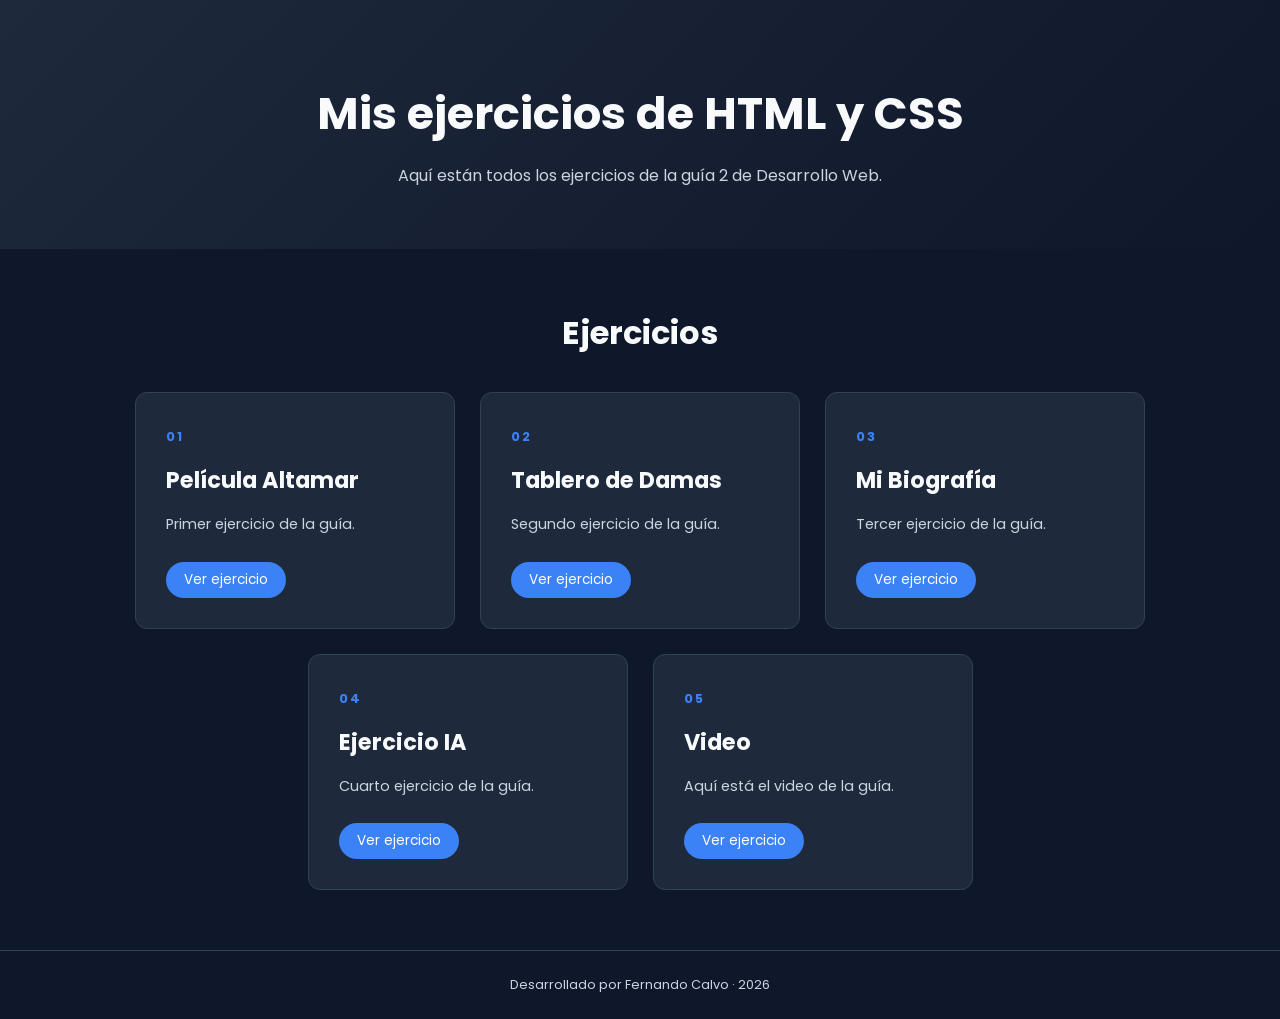
<file: index.html>
<!DOCTYPE html>
<html lang="es">

<head>
    <meta charset="UTF-8">
    <meta name="viewport" content="width=device-width, initial-scale=1.0">

    <title>Mis ejercicios de HTML y CSS</title>

    <!-- Fuente -->
    <link rel="preconnect" href="https://fonts.googleapis.com">
    <link rel="preconnect" href="https://fonts.gstatic.com" crossorigin>
    <link href="https://fonts.googleapis.com/css2?family=Poppins:wght@300;400;600;700&display=swap"
          rel="stylesheet">

    <style>

        :root {
            --fondo: #0f172a;
            --superficie: #1e293b;
            --superficie-hover: #263449;
            --azul: #3b82f6;
            --texto: #f8fafc;
            --texto-secundario: #cbd5e1;
        }

        * {
            box-sizing: border-box;
            margin: 0;
            padding: 0;
        }

        body {
            background-color: var(--fondo);
            color: var(--texto);
            font-family: "Poppins", sans-serif;
        }

        /* Encabezado */

        header {
            text-align: center;
            padding: 80px 20px 60px;
            background: linear-gradient(
                135deg,
                #1e293b,
                #0f172a
            );
        }

        header h1 {
            font-size: 2.8rem;
            margin-bottom: 15px;
        }

        header p {
            max-width: 700px;
            margin: 0 auto;
            color: var(--texto-secundario);
            line-height: 1.7;
        }

        /* Contenido */

        main {
            width: 90%;
            max-width: 1100px;
            margin: 0 auto;
        }

        .ejercicios {
            padding: 60px 0;
        }

        .ejercicios h2 {
            text-align: center;
            font-size: 2rem;
            margin-bottom: 35px;
        }

        /* Tarjetas */

        .contenedor {
            display: flex;
            gap: 25px;
            flex-wrap: wrap;
            justify-content: center;
        }

        .tarjeta {
            position: relative;
            background-color: var(--superficie);
            width: 320px;
            padding: 30px;
            border-radius: 12px;
            border: 1px solid #334155;
            transition: 0.3s;
        }

        .tarjeta:hover {
            transform: translateY(-8px);
            background-color: var(--superficie-hover);
            border-color: var(--azul);
        }

        .numero {
            color: var(--azul);
            font-size: 0.8rem;
            font-weight: bold;
            letter-spacing: 2px;
        }

        .tarjeta h3 {
            font-size: 1.4rem;
            margin: 15px 0;
        }

        .tarjeta p {
            color: var(--texto-secundario);
            line-height: 1.7;
            font-size: 0.9rem;
            margin-bottom: 25px;
        }

        /* Botones */

        .tarjeta a {
            display: inline-block;
            color: white;
            background-color: var(--azul);
            padding: 8px 18px;
            border-radius: 20px;
            text-decoration: none;
            font-size: 0.85rem;
        }

        .tarjeta a:hover {
            background-color: #2563eb;
        }

        /* Footer */

        footer {
            text-align: center;
            padding: 25px;
            border-top: 1px solid #334155;
            color: var(--texto-secundario);
            font-size: 0.8rem;
        }

    </style>
</head>

<body>

    <header>

        <h1>Mis ejercicios de HTML y CSS</h1>

        <p>
            Aquí están todos los ejercicios de la guía 2 de Desarrollo Web.
        </p>

    </header>


    <main>

        <section class="ejercicios">

            <h2>Ejercicios</h2>

            <div class="contenedor">


                <!-- EJERCICIO 1 -->

                <article class="tarjeta">

                    <span class="numero">01</span>

                    <h3>Película Altamar</h3>

                    <p>
                        Primer ejercicio de la guía.
                    </p>

                    <a href="./Ejercicio 1/pelicula.html">
                        Ver ejercicio
                    </a>

                </article>


                <!-- EJERCICIO 2 -->

                <article class="tarjeta">

                    <span class="numero">02</span>

                    <h3>Tablero de Damas</h3>

                    <p>
                        Segundo ejercicio de la guía.
                    </p>

                    <a href="./Ejercicio 2/tablero.html">
                        Ver ejercicio
                    </a>

                </article>


                <!-- EJERCICIO 3 -->

                <article class="tarjeta">

                    <span class="numero">03</span>

                    <h3>Mi Biografía</h3>

                    <p>
                        Tercer ejercicio de la guía.
                    </p>

                    <a href="./Ejercicio 3/mi_biografia.html">
                        Ver ejercicio
                    </a>

                </article>


                <!-- EJERCICIO 4 -->

                <article class="tarjeta">

                    <span class="numero">04</span>

                    <h3>Ejercicio IA</h3>

                    <p>
                        Cuarto ejercicio de la guía.
                    </p>

                    <a href="./Ejercicio 4/index.html">
                        Ver ejercicio
                    </a>

                </article>


                <!-- EJERCICIO 5 -->

                <article class="tarjeta">

                    <span class="numero">05</span>

                    <h3>Video</h3>

                    <p>
                        Aquí está el video de la guía.
                    </p>

                    <a
                        href="https://drive.google.com/file/d/1vWn2E2LkeRXuaYbX1BxhkDGp8_wWBT-q/view?usp=sharing"
                        target="_blank"
                    >
                        Ver ejercicio
                    </a>

                </article>


            </div>

        </section>

    </main>


    <footer>

        <p>
            Desarrollado por Fernando Calvo · 2026
        </p>

    </footer>

</body>

</html>
</file>
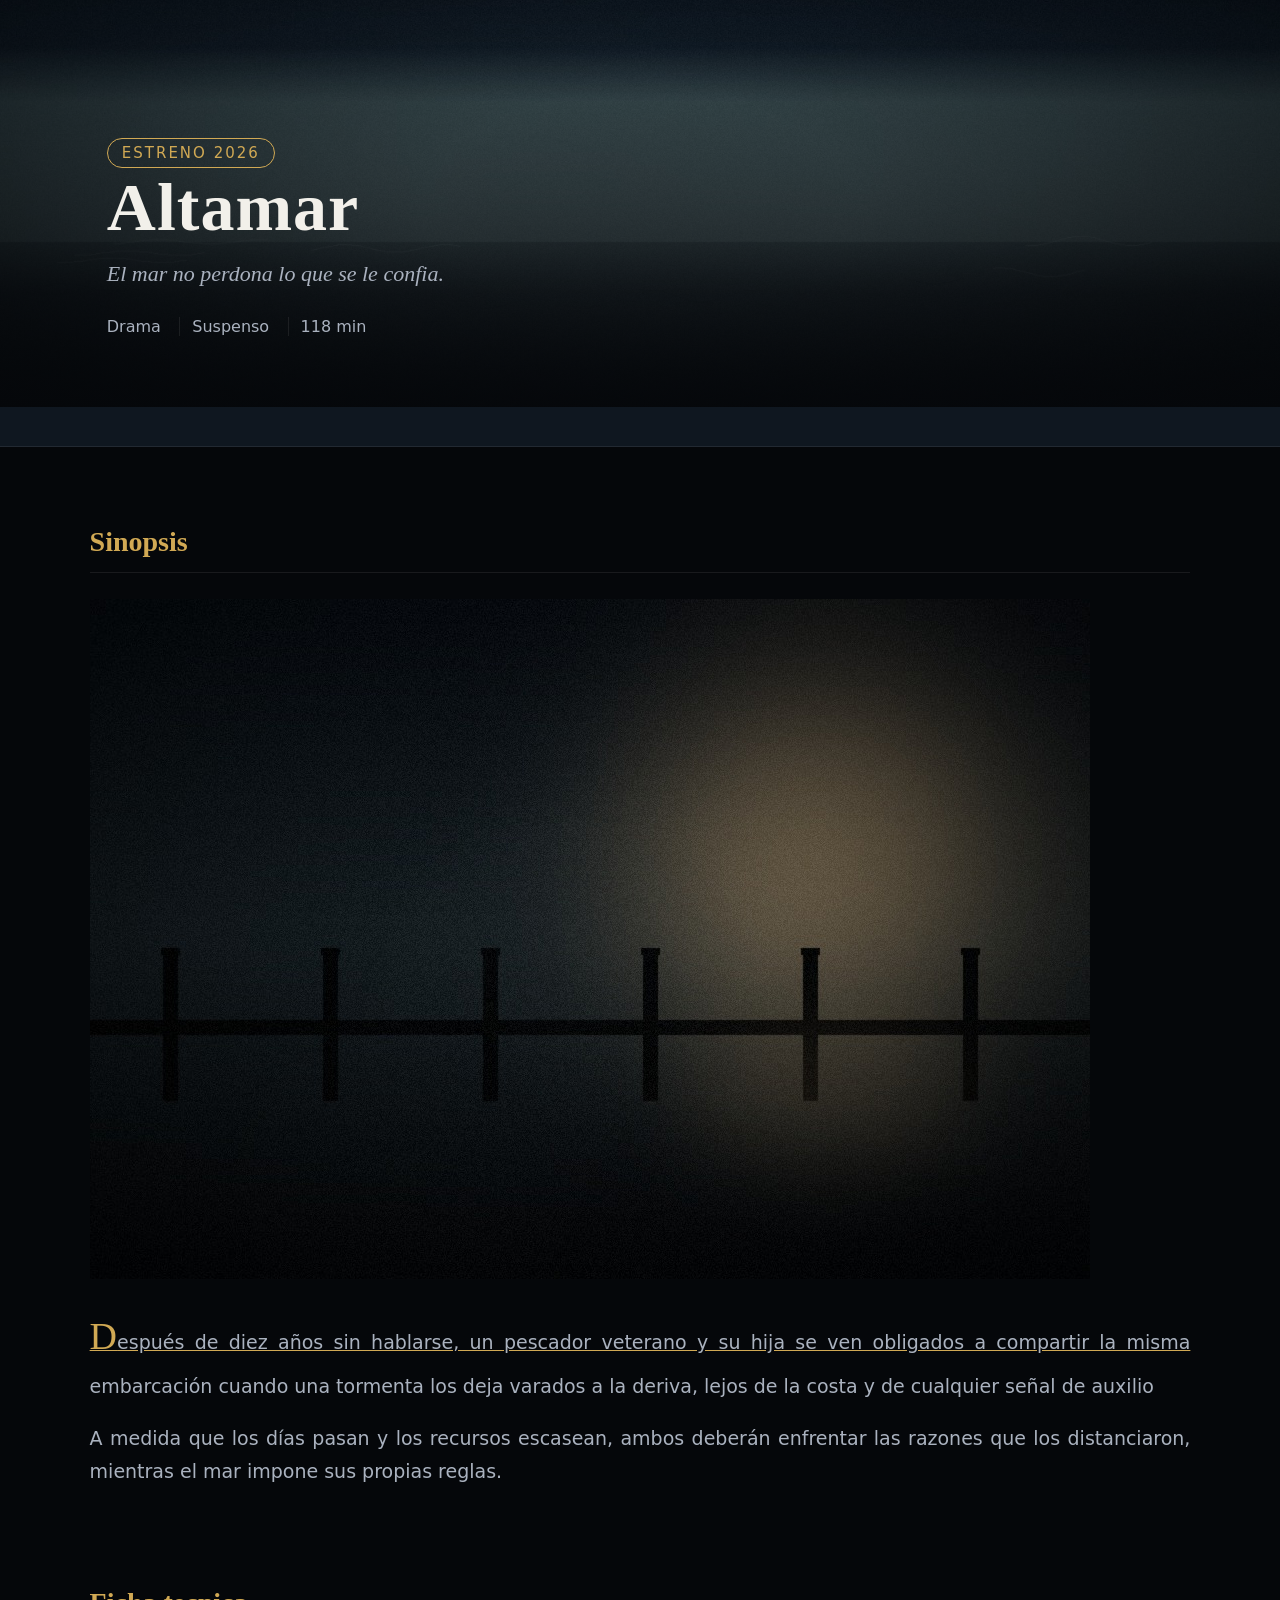
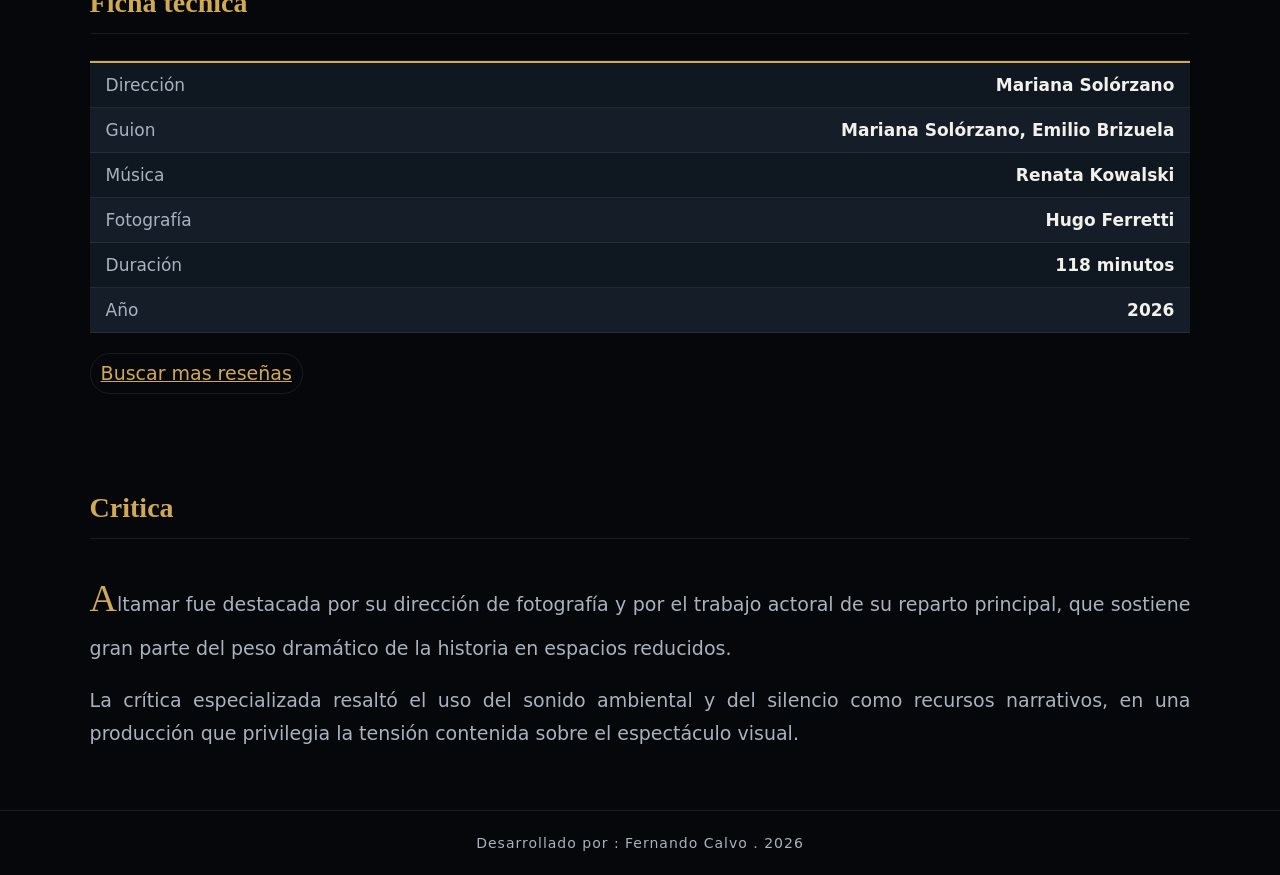
<file: Ejercicio 1/pelicula.html>
<!DOCTYPE html>
<html lang="en">
<head>
    <meta charset="UTF-8">
    <meta name="viewport" content="width=device-width, initial-scale=1.0">
    <title>Altamar</title>

    <link rel="stylesheet" href="style.css">
</head>
<body>
    <header class="hero">
        <div class="hero-contenido">
            <span class="etiqueta">Estreno 2026</span>
            <h1>Altamar</h1>
            <p class="tagline">El mar no perdona lo que se le confia.</p>
            <div class="badges">
                <span class="badge">Drama</span>
                <span class="badge">Suspenso</span>
                <span class="badge">118 min</span>
            </div>
        </div>
    </header>

    <nav>
        <a href="#sinopsis"></a>
        <a href="#ficha"></a>
        <a href="critica"></a>
    </nav>

    <main class="wrapper">

    <section id="sinopsis" class="bloque">
        <h2>Sinopsis</h2>
    <div class="sinopsis-contenido"></div>
    <img src="img/still.jpg" alt="">
    <div class="sinopsis-texto">
        <p>Después de diez años sin hablarse, un pescador veterano y su
hija se ven obligados a compartir la misma embarcación cuando una tormenta los
deja varados a la deriva, lejos de la costa y de cualquier señal de auxilio</p>
        <p>A medida que los días pasan y los recursos escasean, ambos
deberán enfrentar las razones que los distanciaron, mientras el mar impone sus
propias reglas.</p>
    </section>
</div>

<section id="ficha" class="bloque">
    <h2>Ficha tecnica</h2>
    <dl class="ficha">
        <div><dt>Dirección</dt><dd>Mariana Solórzano</dd></div>
        <div><dt>Guion</dt><dd>Mariana Solórzano, Emilio Brizuela</dd></div>
        <div><dt>Música</dt><dd>Renata Kowalski</dd></div>
        <div><dt>Fotografía</dt><dd>Hugo Ferretti</dd></div>
        <div><dt>Duración</dt><dd>118 minutos</dd></div>
        <div><dt>Año</dt><dd>2026</dd></div>
    </dl>
    <p class="mas-info"> <a href="https://www.imdb.com">Buscar mas reseñas</a></p>
</section>

    <section id="critica" class="bloque">
        <h2>Critica</h2>
        <div class="critica-texto">
            <p>Altamar fue destacada por su dirección de fotografía y por el
    trabajo actoral de su reparto principal, que sostiene gran parte del peso
    dramático de la historia en espacios reducidos.</p>
            <p>La crítica especializada resaltó el uso del sonido ambiental y del
    silencio como recursos narrativos, en una producción que privilegia la tensión
    contenida sobre el espectáculo visual.</p>
        </div>
    </section>
</main>

<footer>
    Desarrollado por : Fernando Calvo . 2026
</footer>

</body>
</html>
</file>
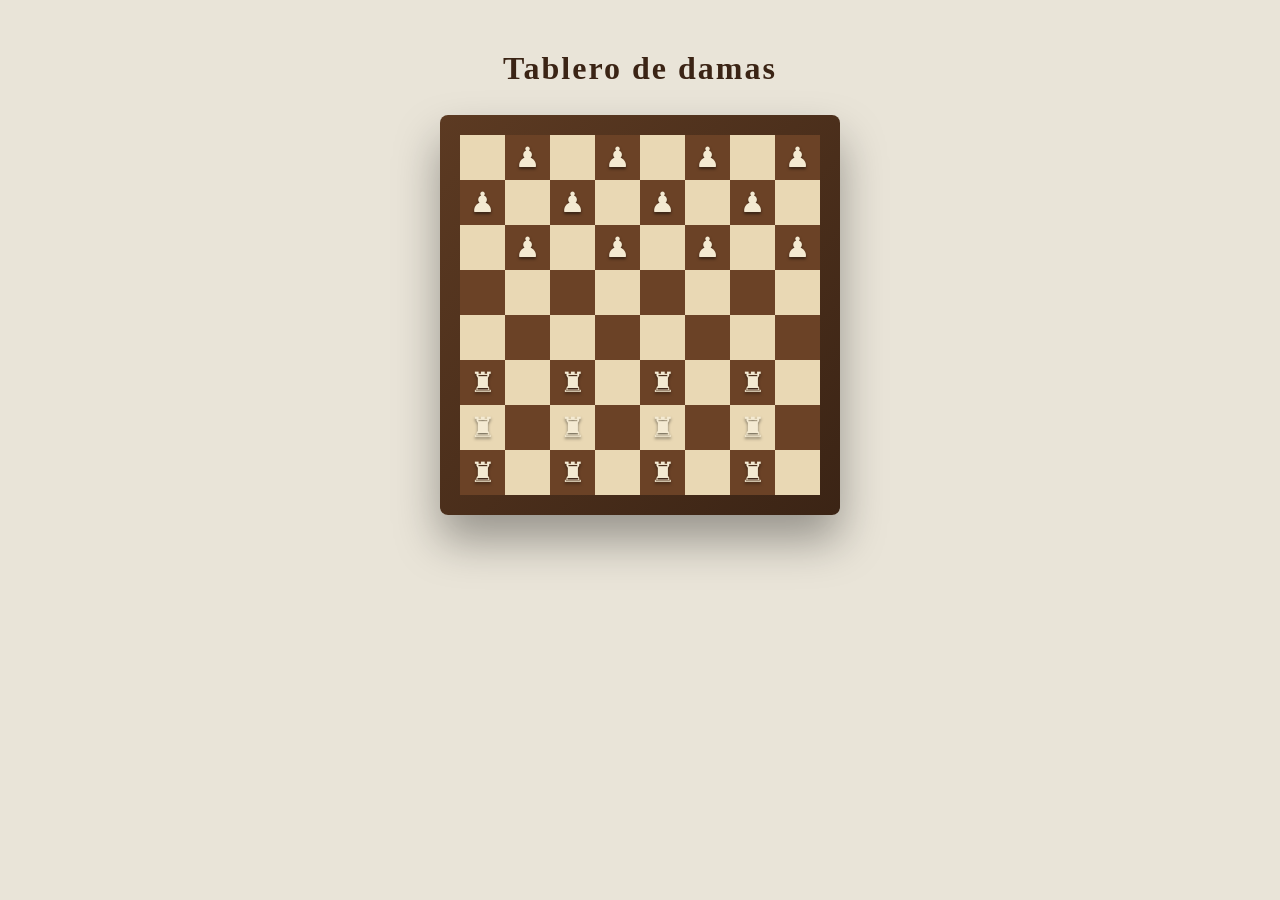
<file: Ejercicio 2/tablero.html>
<!DOCTYPE html>
<html lang="en">
<head>
    <meta charset="UTF-8">
    <meta name="viewport" content="width=device-width, initial-scale=1.0">
    <title>Tablero de Damas</title>
    <link rel="stylesheet" href="estilo_tablero.css">
</head>
<body>
    <h1>Tablero de damas</h1>
    <div id="tablero">
        <div>
            <p></p>
            <p>&#9823;</p>
            <p></p>
            <p>&#9823;</p>
            <p></p>
            <p>&#9823;</p>
            <p></p>
            <p>&#9823;</p>
        </div>
        <div>
            <p>&#9823;</p>
            <p></p>
            <p>&#9823;</p>
            <p></p>
            <p>&#9823;</p>
            <p></p>
            <p>&#9823;</p>
            <p></p>
        </div>
        <div>
            <p></p>
            <p>&#9823;</p>
            <p></p>
            <p>&#9823;</p>
            <p></p>
            <p>&#9823;</p>
            <p></p>
            <p>&#9823;</p>
        </div>
        <div>
            <p></p>
            <p></p>
            <p></p>
            <p></p>
            <p></p>
            <p></p>
            <p></p>
            <p></p>
        </div>
        <div>
            <p></p>
            <p></p>
            <p></p>
            <p></p>
            <p></p>
            <p></p>
            <p></p>
            <p></p>
        </div>
        <div>
            <p>&#9820;</p>
            <p></p>
            <p>&#9820;</p>
            <p></p>
            <p>&#9820;</p>
            <p></p>
            <p>&#9820;</p>
            <p></p>
        </div>
        <div>
            <p>&#9820;</p>
            <p></p>
            <p>&#9820;</p>
            <p></p>
            <p>&#9820;</p>
            <p></p>
            <p>&#9820;</p>
            <p></p>
        </div>
        <div>
            <p>&#9820;</p>
            <p></p>
            <p>&#9820;</p>
            <p></p>
            <p>&#9820;</p>
            <p></p>
            <p>&#9820;</p>
            <p></p>
        </div>
    </div>
</body>
</html>
</file>
<file: Ejercicio 1/style.css>
:root {
    --color-fondo: #05070a;
    --color-superficie: #0f1720;
    --color-superficie-alt: #141d28;
    --color-dorado: #d1a954;
    --color-texto: #f2f0ea;
    --color-texto-tenue: #aab2bf;
    --color-borde: rgba(255, 255, 255, 0.08);
    --fuente-titulos: Georgia, "Times New Roman", serif;
    --fuente-texto: "Segoe UI", system-ui, -apple-system, Helvetica,
    Arial, sans-serif;
}

* {
    box-sizing: border-box;
}

html {
    font-size: 20px;
}

body {
    margin: 0;
    background-color: var(--color-fondo);
    color: var(--color-texto);
    font-family: var(--fuente-texto);
}

.wrapper {
    margin: 0 auto;
    width: 86%;
    max-width: 860%;
}

.hero {
    background-image: 
    linear-gradient(180deg, rgba(5, 7, 10, 0.35), rgba(5, 7, 10, 0.95)), 
    url("img/hero.jpg");
    background-size: cover;
    background-position: center;
    padding: 120px 20px 70px;
}

.hero-contenido{
    margin: 0 auto;
    width: 86%;
    max-width: 860%;
}

.etiqueta {
    display: inline-block;
    color: var(--color-dorado);
    font-size: 0.75rem;
    letter-spacing: 2px;
    text-transform: uppercase;
    border: 1px solid var(--color-dorado);
    border-radius: 20px;
    padding: 5px 14px;
    margin-top: 18px;
}

h1 {
    font-family: var(--fuente-titulos);
    font-size: 3.4rem;
    letter-spacing: 1px;
    margin: 0;
}

.tagline {
    font-family: var(--fuente-titulos);
    font-style: italic;
    font-size: 1.1rem;
    color: var(--color-texto-tenue);
    margin: 14px 0 26px;
}

.badges > span {
    display: inline-block;
    font-size: 0.8rem;
    color: var(--color-texto-tenue);
}

.badge + .badge {
    margin-left: 12px;
    padding-left: 12px;
    border-left: 1px solid var(--color-borde);
}

nav {
    display: flex;
    justify-content: center;
    background-color: var(--color-superficie);
    border-bottom: 1px solid var(--color-borde);
}

nav > a {
    color: var(--color-texto-tenue);
    font-size: 0.78rem;
    text-transform: uppercase;
    letter-spacing: 1.5px;
    text-decoration: none;
    padding: 18px 22px;
    border-bottom: 3px solid transparent;
}

nav a:hover {
    color: var(--color-dorado);
    border-bottom-color: var(--color-dorado);
}

nav a:active {
    color: var(--color-texto);
}

.bloque {
    padding-top: 56px;
}

h2 {
    font-family: var(--fuente-titulos);
    font-size: 1.4rem;
    color: var(--color-dorado);
    border-bottom: 1px solid var(--color-borde);
    padding-bottom: 14px;
    margin-bottom: 26px;
}

.sinopsis-contenido {
    display: flex;
    gap: 28px;
    align-items: flex-start;
}

.sinopsis-texto {
    flex: 1;
}

.bloque p {
    color: var(--color-texto-tenue);
    line-height: 1.75;
    font-size: 0.95rem;
    text-align: justify;
}

.ficha {
    border-top: 1px solid var(--color-borde);
}

.ficha > div {
    display: flex;
    justify-content: space-between;
    padding: 12px 16px;
    border-bottom: 1px solid var(--color-borde);
}

.ficha > div:nth-child(odd) {
    background-color: var(--color-superficie);
}

.ficha > div:nth-child(even) {
    background-color: var(--color-superficie-alt);
}

.ficha > div:first-child {
    border-top: 2px solid var(--color-dorado);
}

.ficha dt {
    color: var(--color-texto-tenue);
    font-size: 0.85rem;
}

.ficha dd {
    margin: 0;
    font-size: 0.85rem;
    font-weight: bold;
}

.mas-info {
    font-size: 0.85rem;
    margin-top: 16px;
}

.mas-info a:link {
    color: var(--color-dorado);
}

.mas-info a:visited {
    color: #9884ab;
}

.mas-info a:hover {
    color: var(--color-texto);
}

footer {
    color: var(--color-texto-tenue);
    font-size: 0.7rem;
    letter-spacing: 1px;
    margin-top: 60px;
    padding: 24px;
    text-align: center;
    border-top: 1px solid var(--color-borde);
}

a[href="https://www.imdb.com"] {
    display: inline-block;
    padding: 3px 10px;
    border: 1px solid var(--color-borde);
    border-radius: 20px;
}

.sinopsis-texto p:first-child::first-letter,
.critica-texto p:first-child::first-letter {
    color: var(--color-dorado);
    font-family: var(--fuente-titulos);
    font-size: 1.9rem;
}

.wrapper > .bloque:first-child .sinopsis-texto > p:first-child::first-line {
    text-decoration: underline;
    text-decoration-color: var(--color-dorado);
}
</file>
<file: Ejercicio 2/estilo_tablero.css>
:root {
    --color-pagina: #e9e4d8;
    --color-marco: #3b2415;
    --color-marco-claro: #5c3a22;
    --celda-clara: #e9d8b4;
    --celda-oscura: #6b4226;
    --color-pieza: #f4ead2;
    --color-titulo: #3b2415;
    --fuente-titulos: Georgia, "Times New Roman", serif;
}

* {
    box-sizing: border-box;
    margin: 0;
    padding: 0;
}

body {
    background-color: var(--color-pagina);
    color: var(--color-titulo);
    font-family: "Dejavu Sans", sans-serif;
    text-align: center;
    padding: 50px 20px;
}

h1 {
    font-family: var(--fuente-titulos);
    letter-spacing: 2px;
    margin-bottom: 28px;
}

#tablero {
    width: 400px;
    margin: 0 auto;
    background-image: linear-gradient(
        135deg, var(--color-marco-claro), var(--color-marco)
    );
    padding: 20px;
    border-radius: 8px;
    box-shadow: 0 25px 45px rgba(0, 0, 0, 0.35);
}

#tablero > div {
    display: flex;
}

#tablero p {
    background-color: var(--celda-oscura);
    color: var(--color-pieza);
    font-size: 28px;
    height: 45px;
    width: 45px;
    display: flex;
    align-items: center;
    justify-content: center;
    text-shadow: 0 2px 3px rgba(0, 0, 0, 0.5);
}

#tablero > div:nth-child(odd) p:nth-child(odd) {
    background-color: var(--celda-clara);
}

#tablero > div:nth-child(even) p:nth-child(even) {
    background-color: var(--celda-clara);
}
</file>
